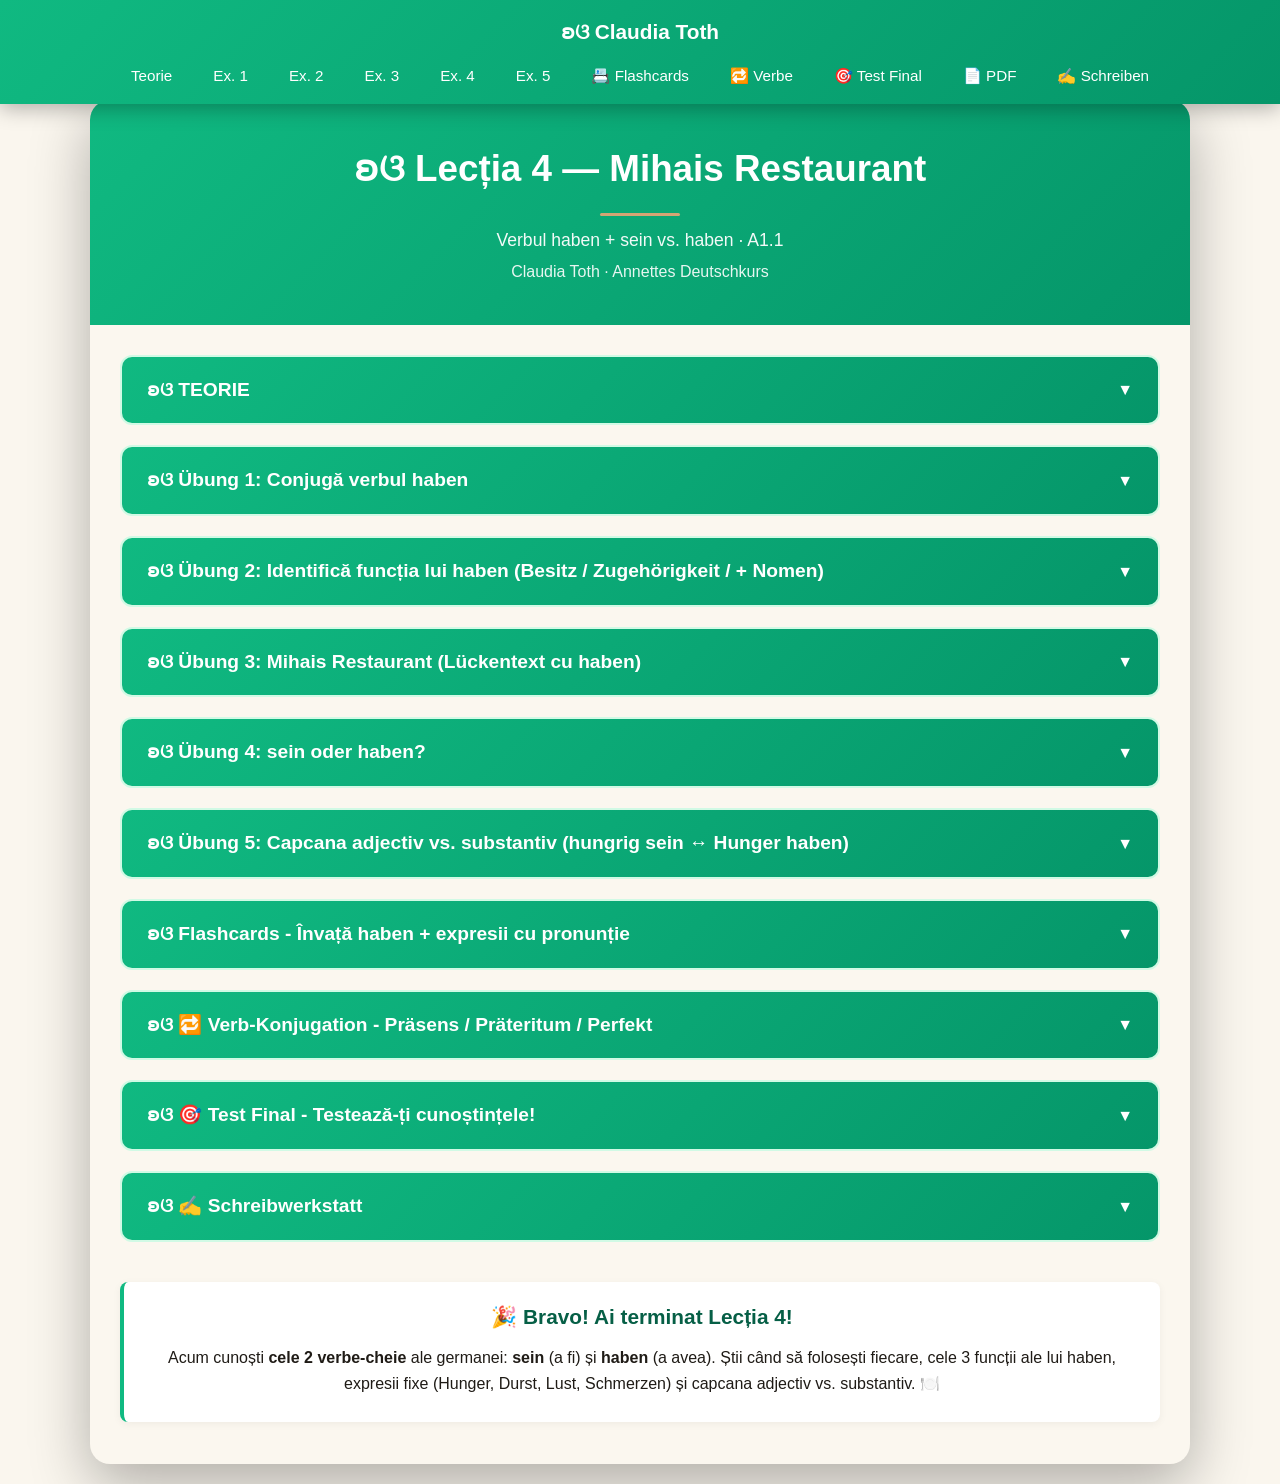
<file: index.html>
<!DOCTYPE html>
<html lang="ro">
<head>
    <meta charset="UTF-8">
    <meta name="robots" content="noindex, nofollow">
    <meta name="viewport" content="width=device-width, initial-scale=1.0">
    <title>Lecția 4 — Mihais Restaurant · A1.1 · Annettes Deutschkurs</title>
    <meta property="og:title" content="A1.1 Lecția 4 — Mihais Restaurant · Annettes Deutschkurs">
    <meta property="og:description" content="Verbul haben complet + diferența sein vs. haben · Claudia Toth">
    <meta property="og:type" content="website">
    <meta property="og:locale" content="ro_RO">
    <meta name="description" content="A1.1 Lecția 4: verbul haben + sein vs. haben + expresii fixe · Claudia Toth">
    <link rel="stylesheet" href="styles.css">
</head>
<body>
    <nav class="navbar">
        <a href="#top" class="navbar-logo">ʚଓ Claudia Toth</a>
        <ul class="navbar-menu">
            <li><a href="#teorie" onclick="openSection(0)">Teorie</a></li>
            <li><a href="#ex1" onclick="openSection(1)">Ex. 1</a></li>
            <li><a href="#ex2" onclick="openSection(2)">Ex. 2</a></li>
            <li><a href="#ex3" onclick="openSection(3)">Ex. 3</a></li>
            <li><a href="#ex4" onclick="openSection(4)">Ex. 4</a></li>
            <li><a href="#ex5" onclick="openSection(5)">Ex. 5</a></li>
            <li><a href="#flashcards" onclick="openSection(6)">📇 Flashcards</a></li>
            <li><a href="#verbe" onclick="openSection(7)">🔁 Verbe</a></li>
            <li><a href="#final-test" onclick="openSection(8)">🎯 Test Final</a></li>
            <li><a href="mihai-restaurant.pdf" download>📄 PDF</a></li>
            <li><a href="#schreibwerkstatt" onclick="openSection(9)">✍️ Schreiben</a></li>
        </ul>
    </nav>

    <div class="container" id="top">
        <div class="header">
            <h1>ʚଓ Lecția 4 — Mihais Restaurant</h1>
            <p class="subtitle">Verbul haben + sein vs. haben · A1.1</p>
            <p>Claudia Toth · Annettes Deutschkurs</p>
        </div>

        <div class="content">
            <div class="section" id="teorie">
                <div class="section-header" onclick="toggleMainSection(0)">
                    <h3>ʚଓ TEORIE</h3>
                    <span class="arrow">▼</span>
                </div>
                <div class="section-content" id="main-section-0">
                    <div id="theory-container"></div>
                </div>
            </div>

            <div class="section" id="ex1">
                <div class="section-header" onclick="toggleMainSection(1)">
                    <h3>ʚଓ Übung 1: Conjugă verbul haben</h3>
                    <span class="arrow">▼</span>
                </div>
                <div class="section-content" id="main-section-1">
                    <div id="ex1-container"></div>
                    <div class="btn-container">
                        <button class="btn btn-check" onclick="checkExercise(1)">✓ Verifica</button>
                        <button class="btn btn-reset" onclick="resetExercise(1)">↻ Reseteaza</button>
                    </div>
                    <div class="score" id="score-1"></div>
                </div>
            </div>

            <div class="section" id="ex2">
                <div class="section-header" onclick="toggleMainSection(2)">
                    <h3>ʚଓ Übung 2: Identifică funcția lui haben (Besitz / Zugehörigkeit / + Nomen)</h3>
                    <span class="arrow">▼</span>
                </div>
                <div class="section-content" id="main-section-2">
                    <div id="ex2-container"></div>
                    <div class="btn-container">
                        <button class="btn btn-check" onclick="checkExercise(2)">✓ Verifica</button>
                        <button class="btn btn-reset" onclick="resetExercise(2)">↻ Reseteaza</button>
                    </div>
                    <div class="score" id="score-2"></div>
                </div>
            </div>

            <div class="section" id="ex3">
                <div class="section-header" onclick="toggleMainSection(3)">
                    <h3>ʚଓ Übung 3: Mihais Restaurant (Lückentext cu haben)</h3>
                    <span class="arrow">▼</span>
                </div>
                <div class="section-content" id="main-section-3">
                    <div id="ex3-container"></div>
                    <div class="btn-container">
                        <button class="btn btn-check" onclick="checkExercise(3)">✓ Verifica</button>
                        <button class="btn btn-reset" onclick="resetExercise(3)">↻ Reseteaza</button>
                    </div>
                    <div class="score" id="score-3"></div>
                </div>
            </div>

            <div class="section" id="ex4">
                <div class="section-header" onclick="toggleMainSection(4)">
                    <h3>ʚଓ Übung 4: sein oder haben?</h3>
                    <span class="arrow">▼</span>
                </div>
                <div class="section-content" id="main-section-4">
                    <div id="ex4-container"></div>
                    <div class="btn-container">
                        <button class="btn btn-check" onclick="checkExercise(4)">✓ Verifica</button>
                        <button class="btn btn-reset" onclick="resetExercise(4)">↻ Reseteaza</button>
                    </div>
                    <div class="score" id="score-4"></div>
                </div>
            </div>

            <div class="section" id="ex5">
                <div class="section-header" onclick="toggleMainSection(5)">
                    <h3>ʚଓ Übung 5: Capcana adjectiv vs. substantiv (hungrig sein ↔ Hunger haben)</h3>
                    <span class="arrow">▼</span>
                </div>
                <div class="section-content" id="main-section-5">
                    <div id="ex5-container"></div>
                    <div class="btn-container">
                        <button class="btn btn-check" onclick="checkExercise(5)">✓ Verifica</button>
                        <button class="btn btn-reset" onclick="resetExercise(5)">↻ Reseteaza</button>
                    </div>
                    <div class="score" id="score-5"></div>
                </div>
            </div>

            <div class="section" id="flashcards">
                <div class="section-header" onclick="toggleMainSection(6)">
                    <h3>ʚଓ Flashcards - Învață haben + expresii cu pronunție</h3>
                    <span class="arrow">▼</span>
                </div>
                <div class="section-content" id="main-section-6">
                    <div id="flashcards-container"></div>
                </div>
            </div>

            <div class="section" id="verbe">
                <div class="section-header" onclick="toggleMainSection(7)">
                    <h3>ʚଓ 🔁 Verb-Konjugation - Präsens / Präteritum / Perfekt</h3>
                    <span class="arrow">▼</span>
                </div>
                <div class="section-content" id="main-section-7">
                    <div id="verbs-container"></div>
                </div>
            </div>

            <div class="section" id="final-test">
                <div class="section-header" onclick="toggleMainSection(8)">
                    <h3>ʚଓ 🎯 Test Final - Testează-ți cunoștințele!</h3>
                    <span class="arrow">▼</span>
                </div>
                <div class="section-content" id="main-section-8">
                    <div id="final-test-container"></div>
                </div>
            </div>

            <div class="section" id="schreibwerkstatt">
                <div class="section-header" onclick="toggleMainSection(9)">
                    <h3>ʚଓ ✍️ Schreibwerkstatt</h3>
                    <span class="arrow">▼</span>
                </div>
                <div class="section-content" id="main-section-9">
                    <div class="theory-box" style="background:linear-gradient(135deg,#ecfdf5 0%,#d1fae5 100%); border-left:4px solid #10B981;">
                        <h4 style="color:#065f46;">✍️ Tema ta de scriere</h4>
                        <p>Ca Mihai (care are propriul restaurant), scrie <strong>4–5 propoziții</strong> cu verbul <strong>haben</strong>: ce ai TU? Lucruri, familie — și stări (Hunger, Durst …).</p>
                    </div>
                    <div class="theory-box" style="background:#FBF7EF;">
                        <h4>💡 Întrebări care te ajută să începi</h4>
                        <ul style="margin:6px 0 0 18px; line-height:1.8;">
                            <li><strong>Was hast du?</strong> (Ce ai? — ein Auto, ein Handy …)</li>
                            <li><strong>Hast du Geschwister?</strong> (Ai frați sau surori?)</li>
                            <li><strong>Hast du manchmal Hunger oder Durst?</strong> (Ți-e uneori foame sau sete?)</li>
                            <li><strong>Was hat dein Freund oder deine Familie?</strong> (Ce are prietenul tău sau familia ta?)</li>
                        </ul>
                    </div>
                    <div class="theory-box" style="background:#F5F0E8; border-left:4px solid #D4A574;">
                        <h4>📝 Un model, ca să-ți fie mai ușor</h4>
                        <p style="color:#065f46;"><em>Ich habe ein kleines Auto. Ich habe eine Schwester und einen Bruder. Am Abend habe ich oft Hunger. Mein Freund hat einen Hund. Wir haben zusammen viel Spaß.</em></p>
                        <p style="color:#5A5147; font-style:italic;">(Am o mașină mică. Am o soră și un frate. Seara mi-e des foame. Prietenul meu are un câine. Împreună ne distrăm mult.)</p>
                    </div>
                    <div style="text-align:center; margin-top:22px;">
                        <p style="color:#047857; margin-bottom:14px; font-size:1rem;">Când ești gata, trimite-mi textul tău. Îl citesc personal și îți răspund pe email cu corectările. 🦋</p>
                        <a href="https://forms.gle/NcX5CXUvN3An1Abu6" target="_blank" rel="noopener noreferrer" style="display:inline-block; background:#10B981; color:white; padding:14px 32px; border-radius:10px; text-decoration:none; font-weight:bold; font-size:1.05rem; box-shadow:0 2px 6px rgba(16,185,129,0.3);">✍️ Trimite textul Claudiei →</a>
                        <p style="color:#5A5147; font-size:0.78rem; margin-top:12px; font-style:italic;">ʚଓ Nu uita să-ți treci adresa de email în formular</p>
                    </div>
                </div>
            </div>

            <div class="theory-box" style="text-align: center; margin-top: 40px;">
                <p style="font-size: 1.3rem; font-weight: bold; color: #065f46;">🎉 Bravo! Ai terminat Lecția 4!</p>
                <p style="margin-top: 12px;">Acum cunoști <strong>cele 2 verbe-cheie</strong> ale germanei: <strong>sein</strong> (a fi) și <strong>haben</strong> (a avea). Știi când să folosești fiecare, cele 3 funcții ale lui haben, expresii fixe (Hunger, Durst, Lust, Schmerzen) și capcana adjectiv vs. substantiv. 🍽️</p>
            </div>
        </div>
    </div>

    <script src="theory.js"></script>
    <script src="exercises.js"></script>
    <script src="flashcards.js"></script>
    <script src="verbs.js"></script>
    <script src="final-test.js"></script>
    <script src="main.js"></script>
</body>
</html>
</file>
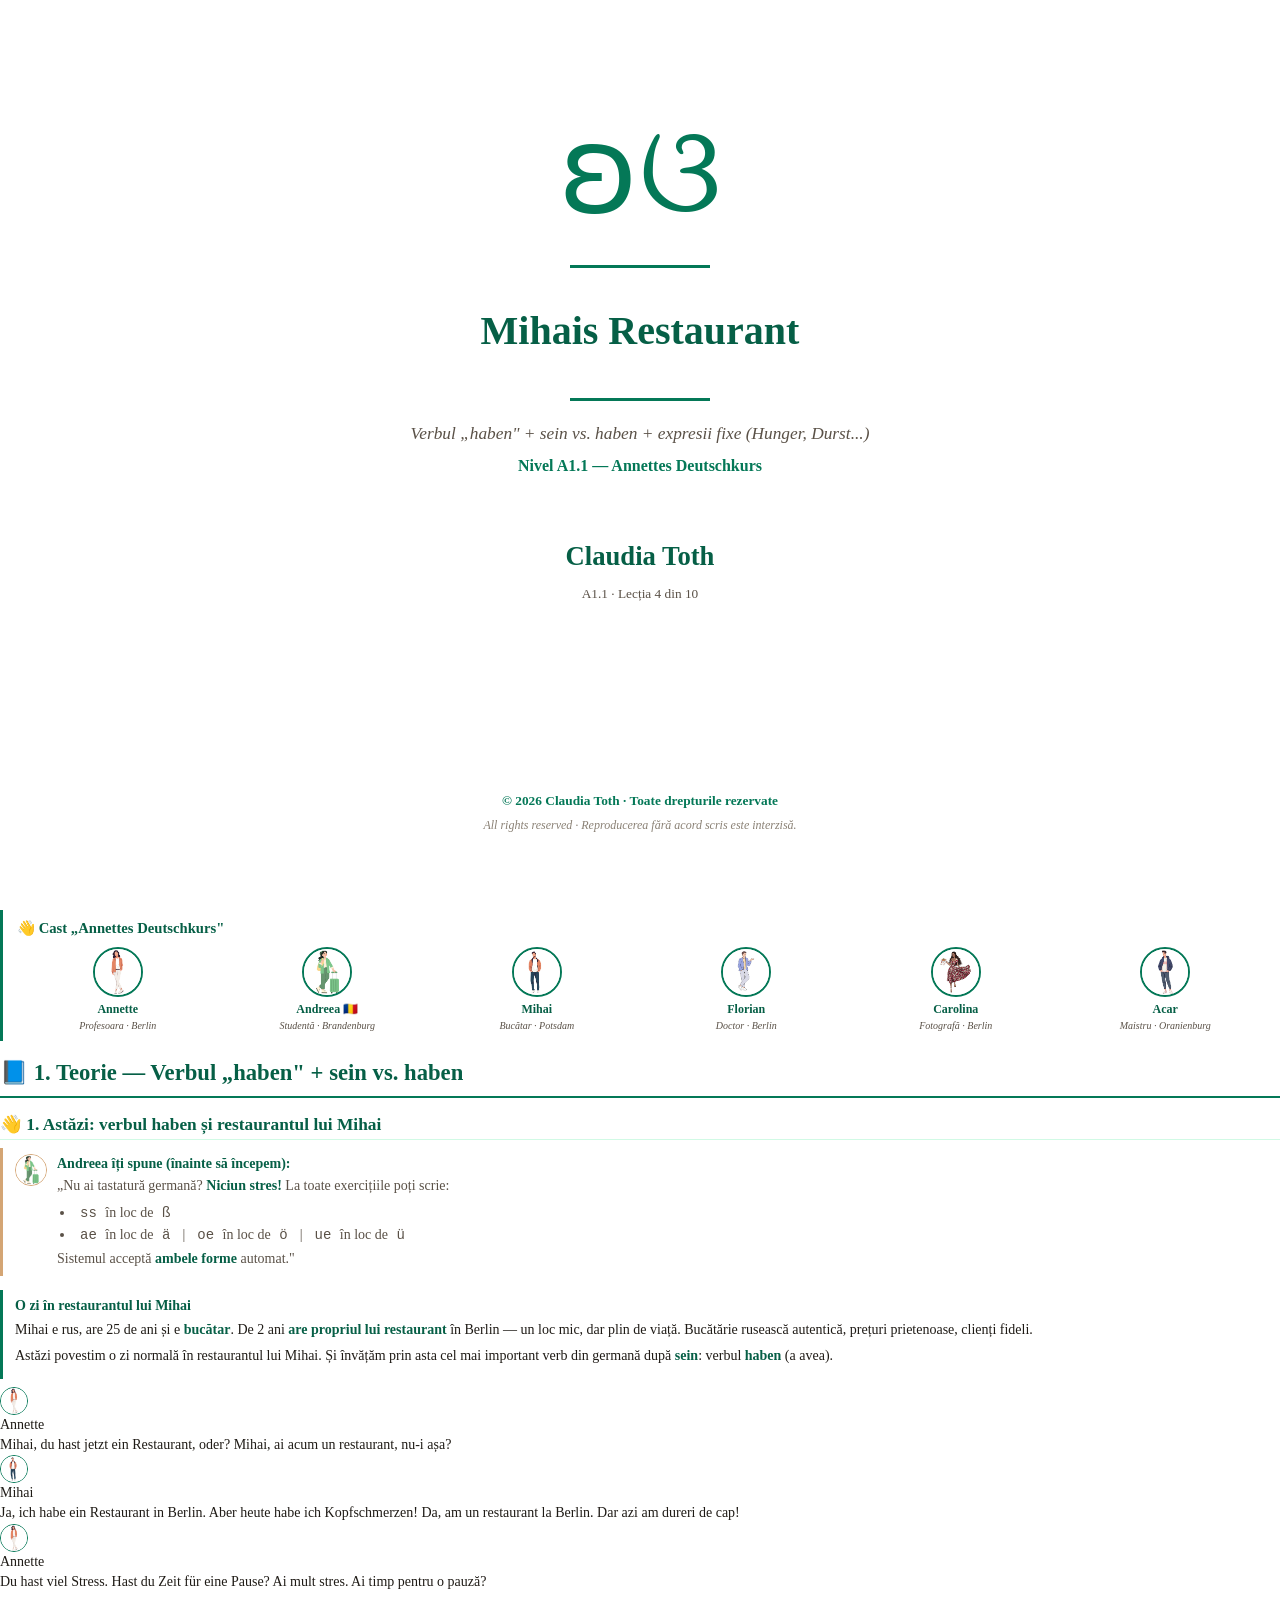
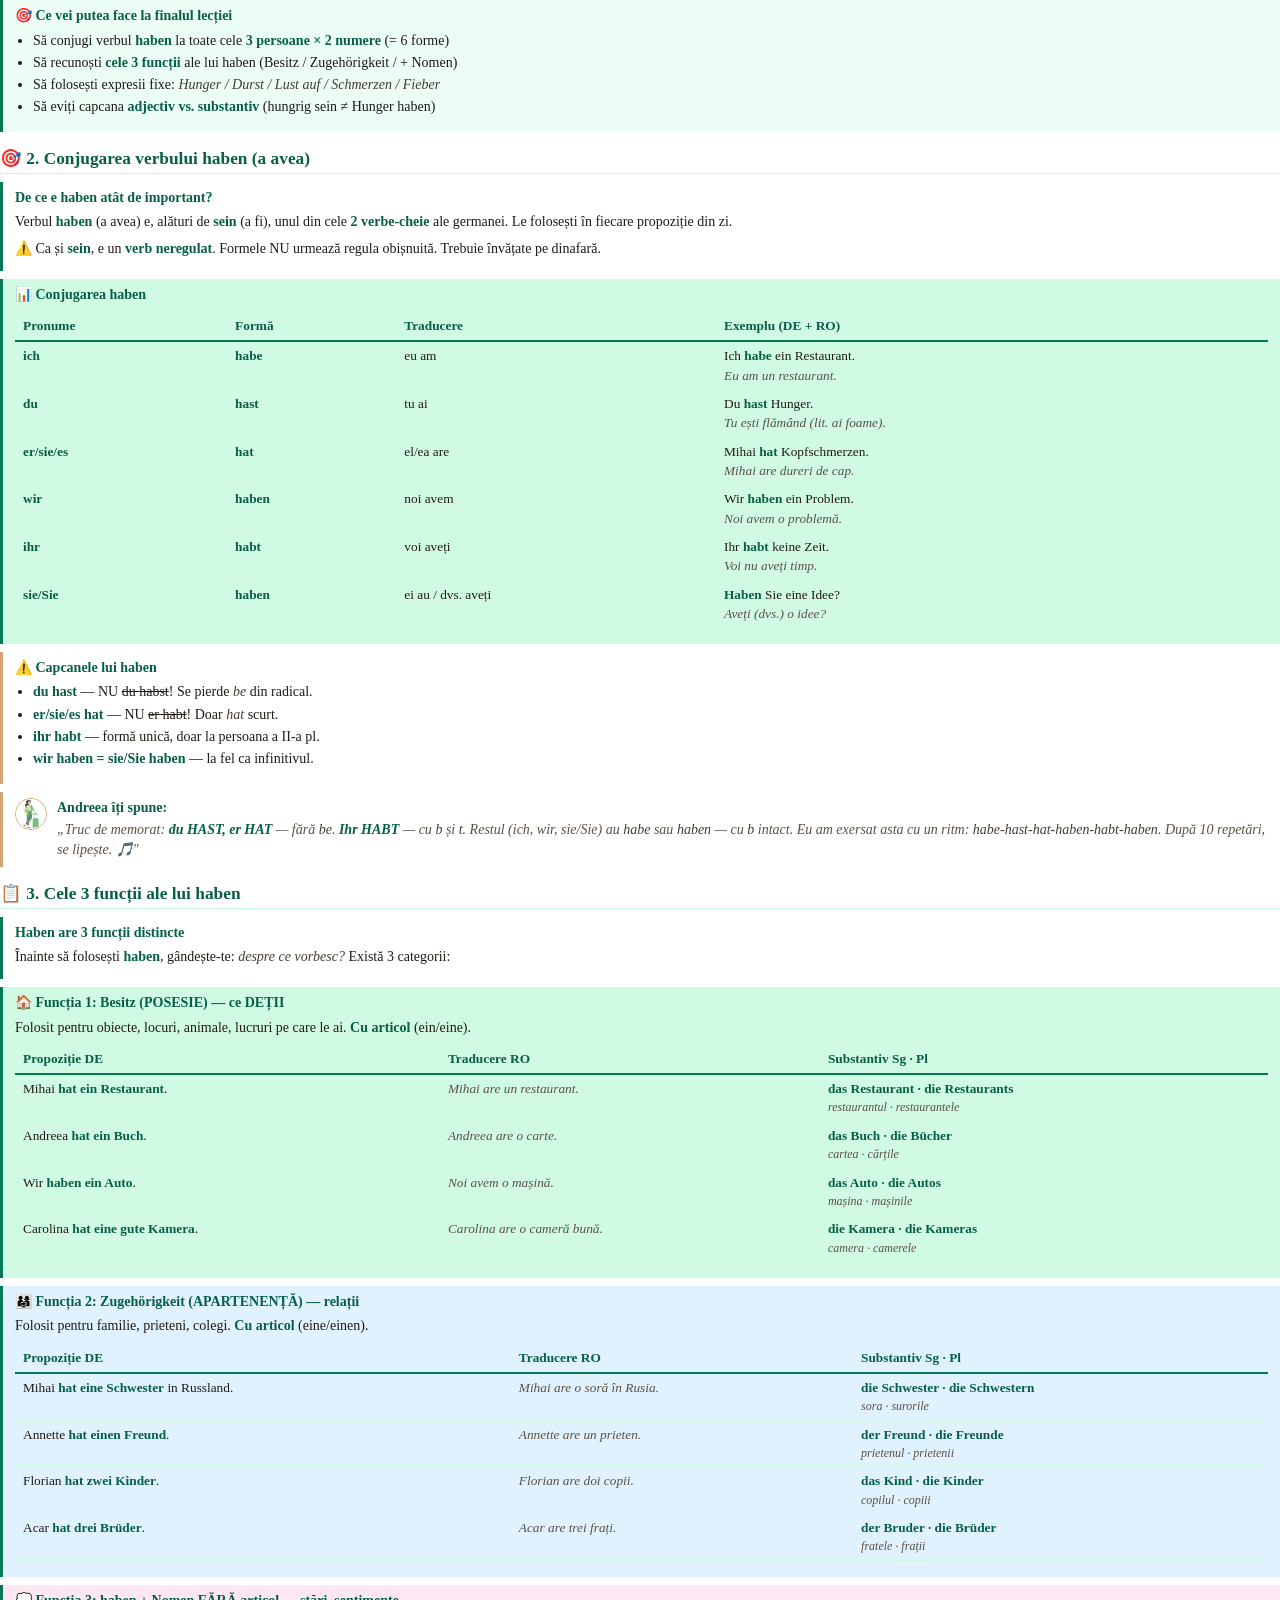
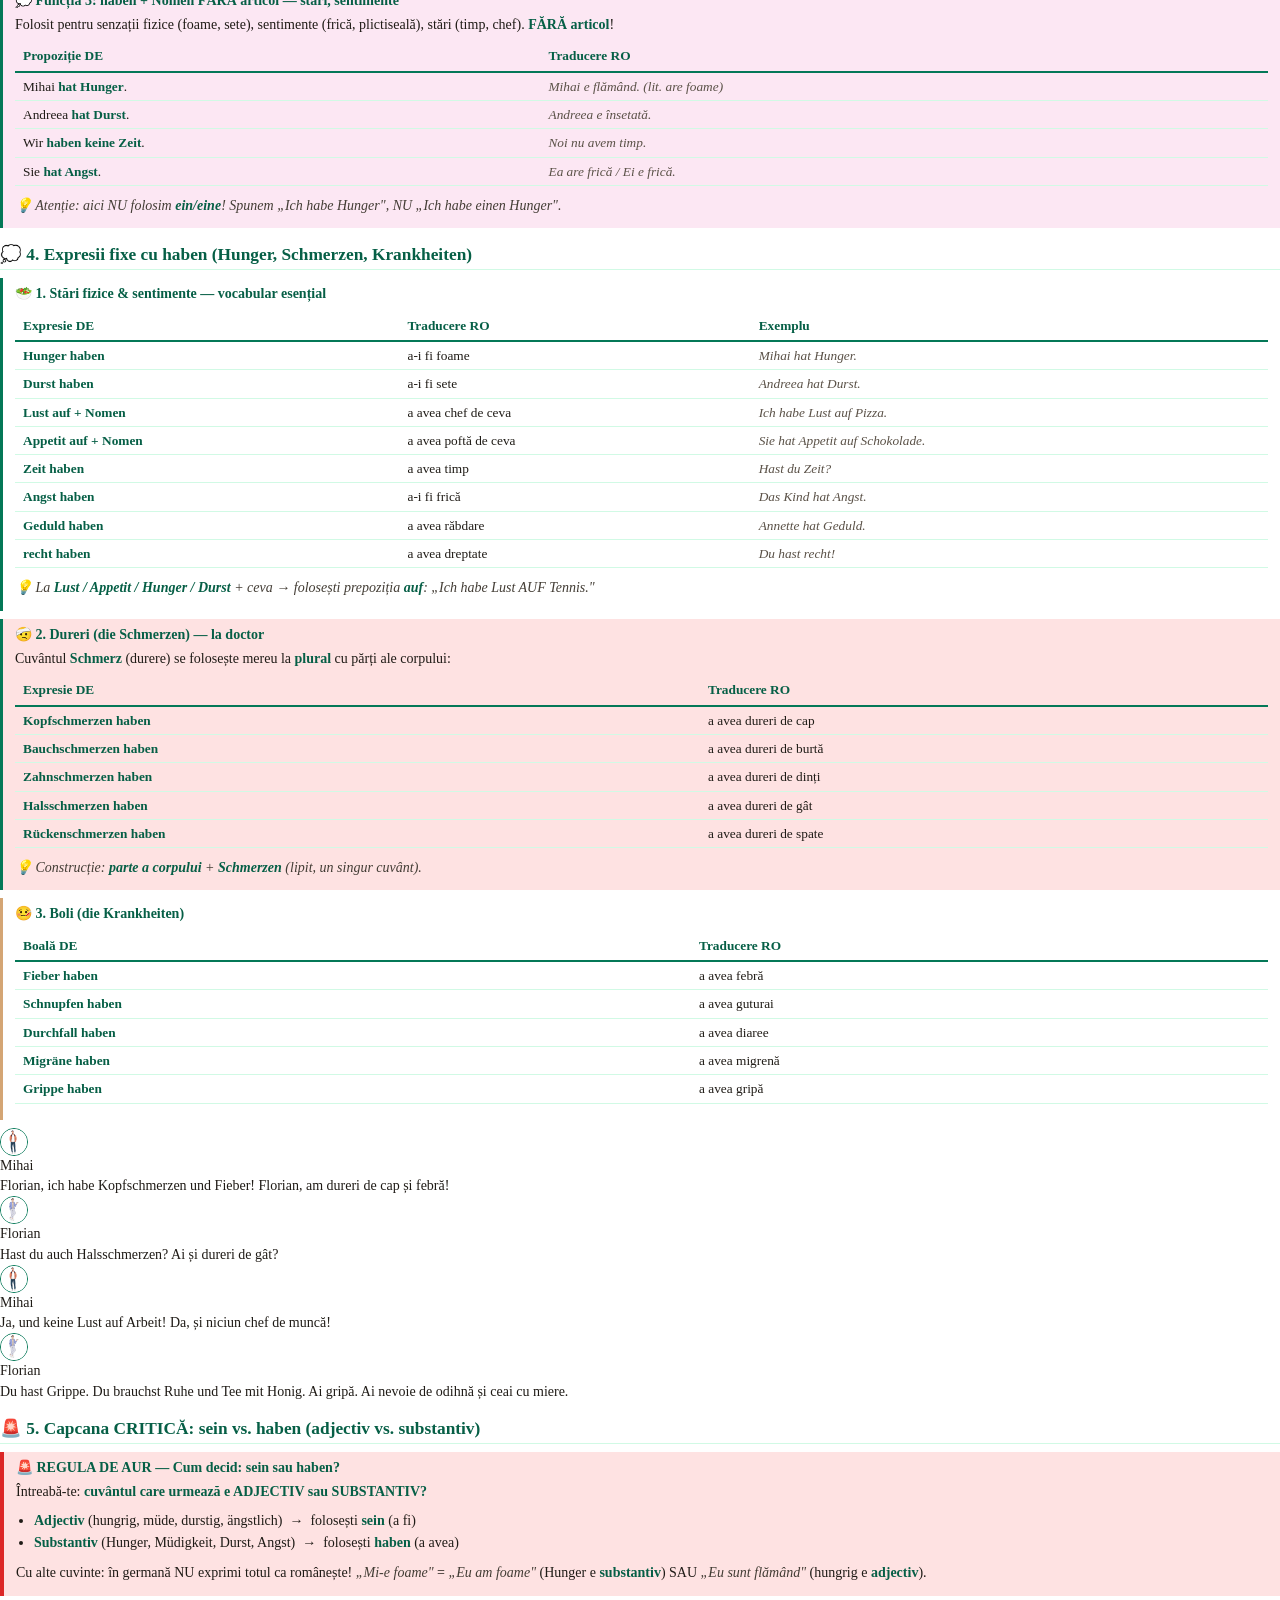
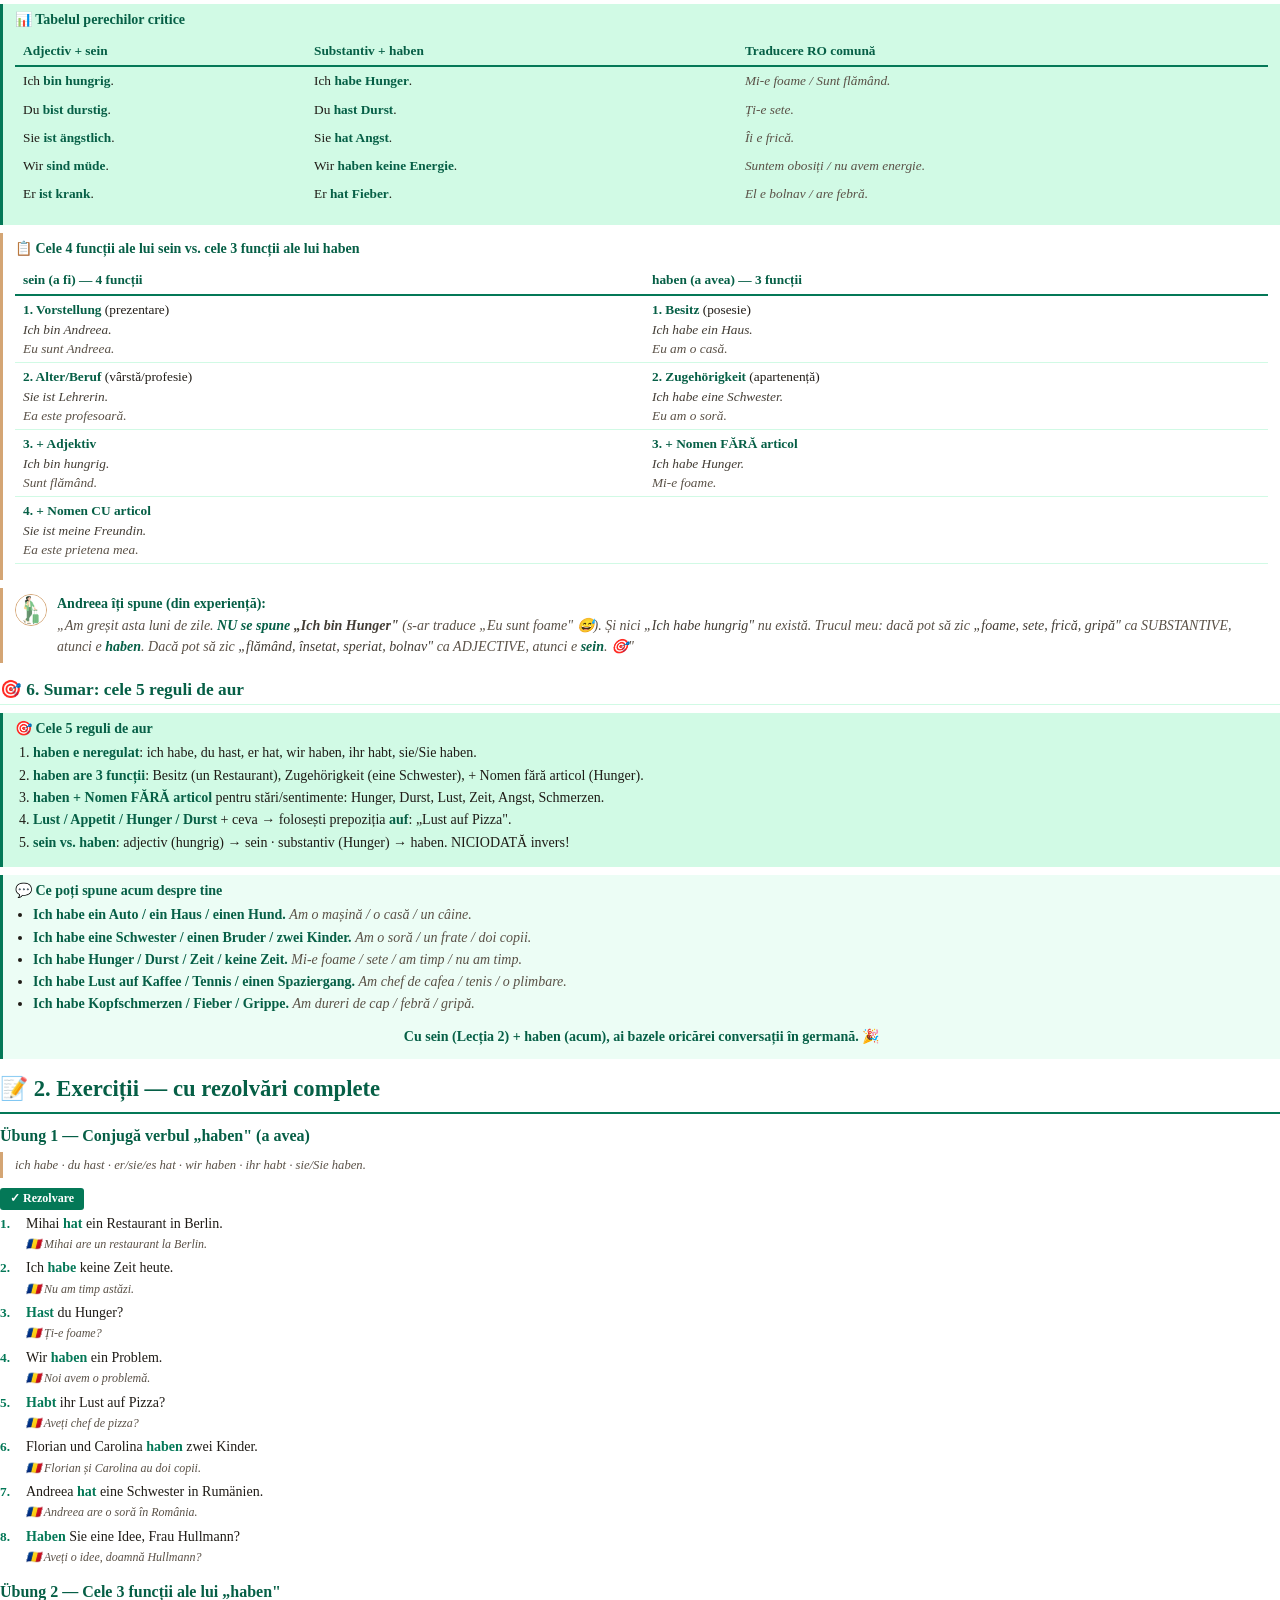
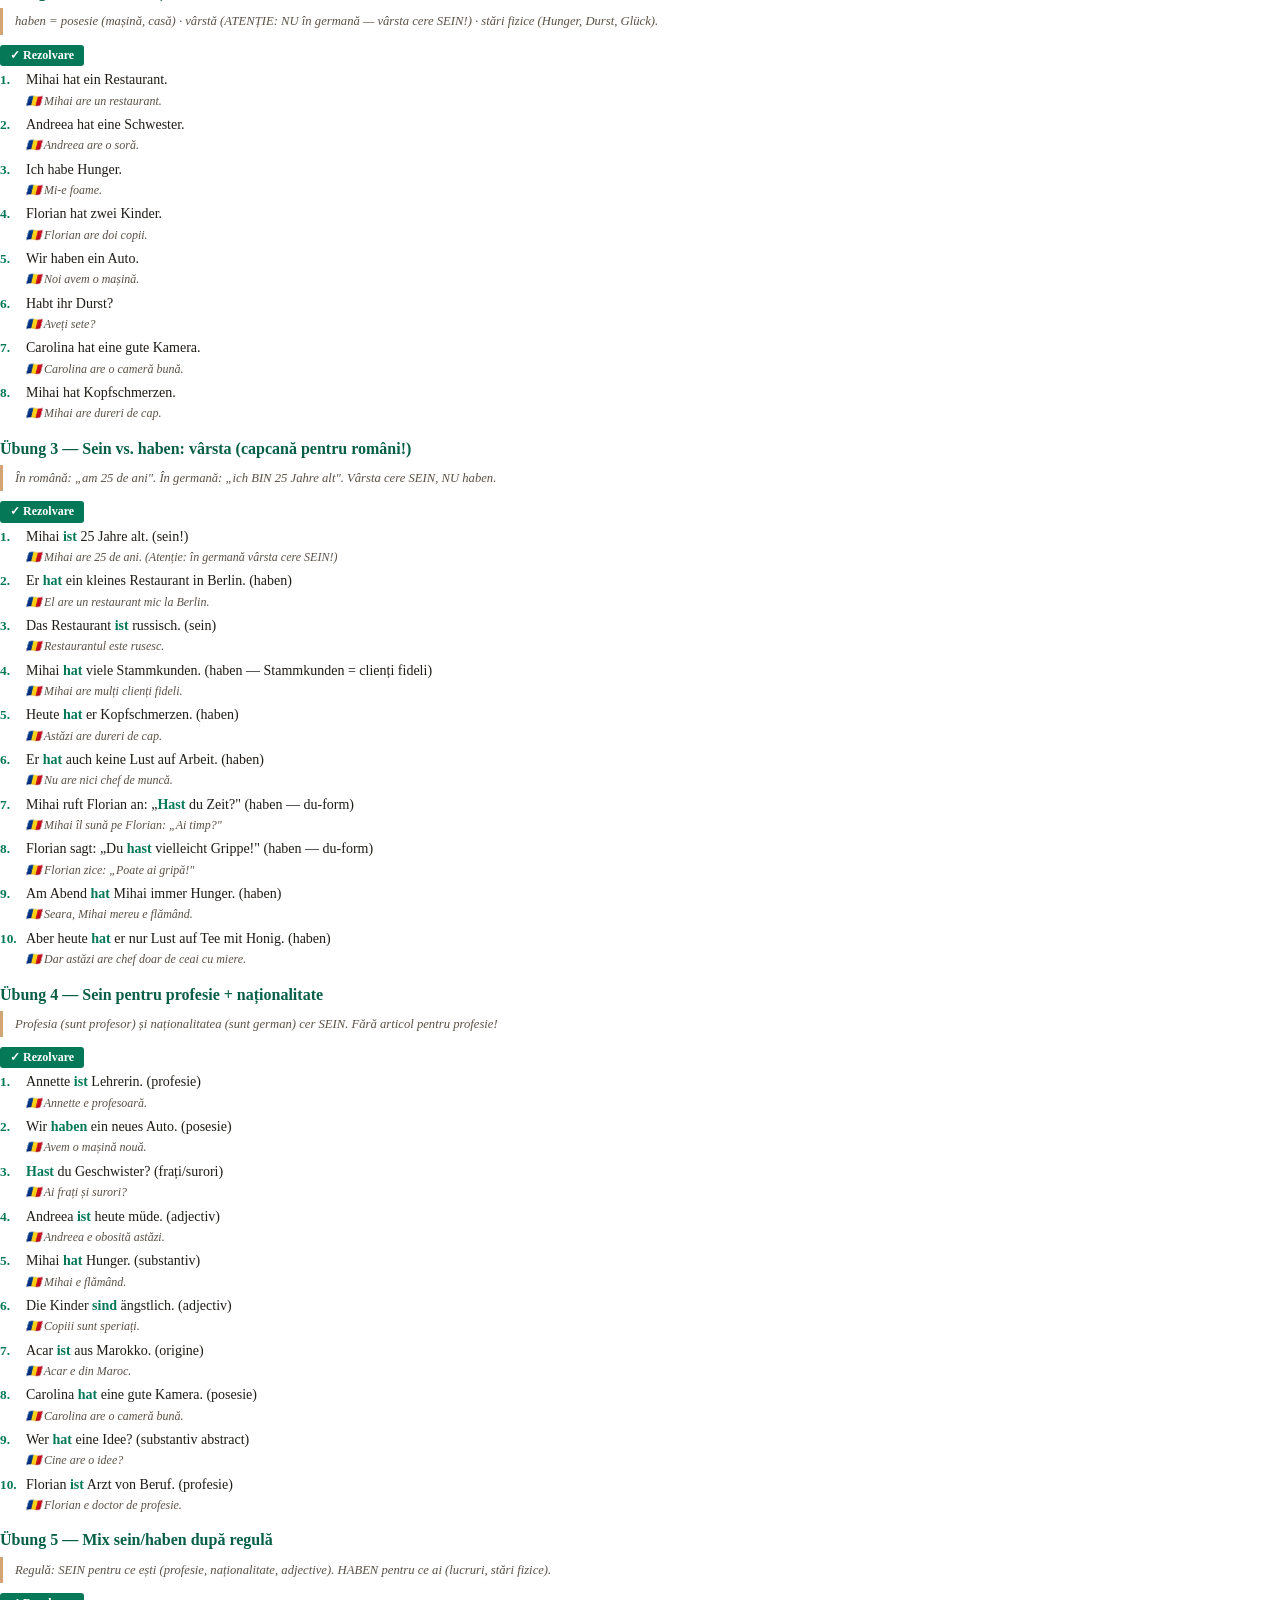
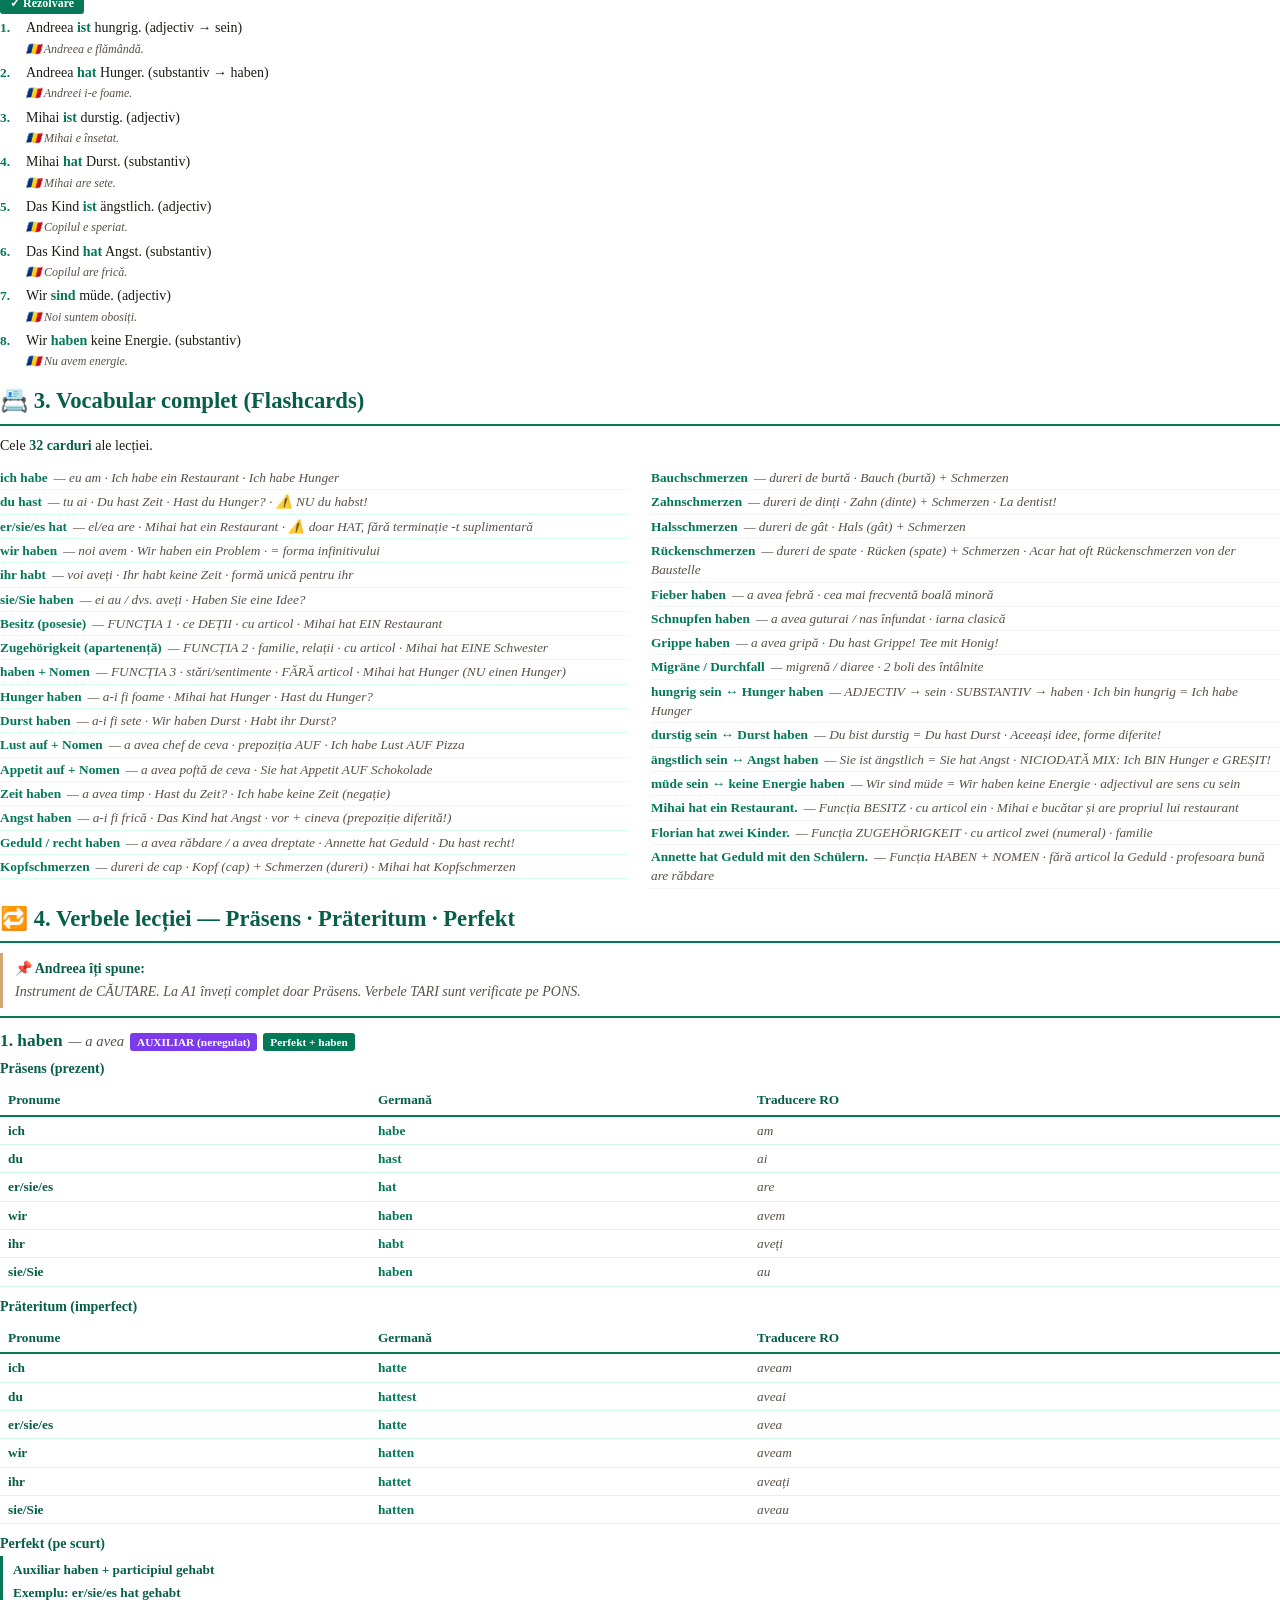
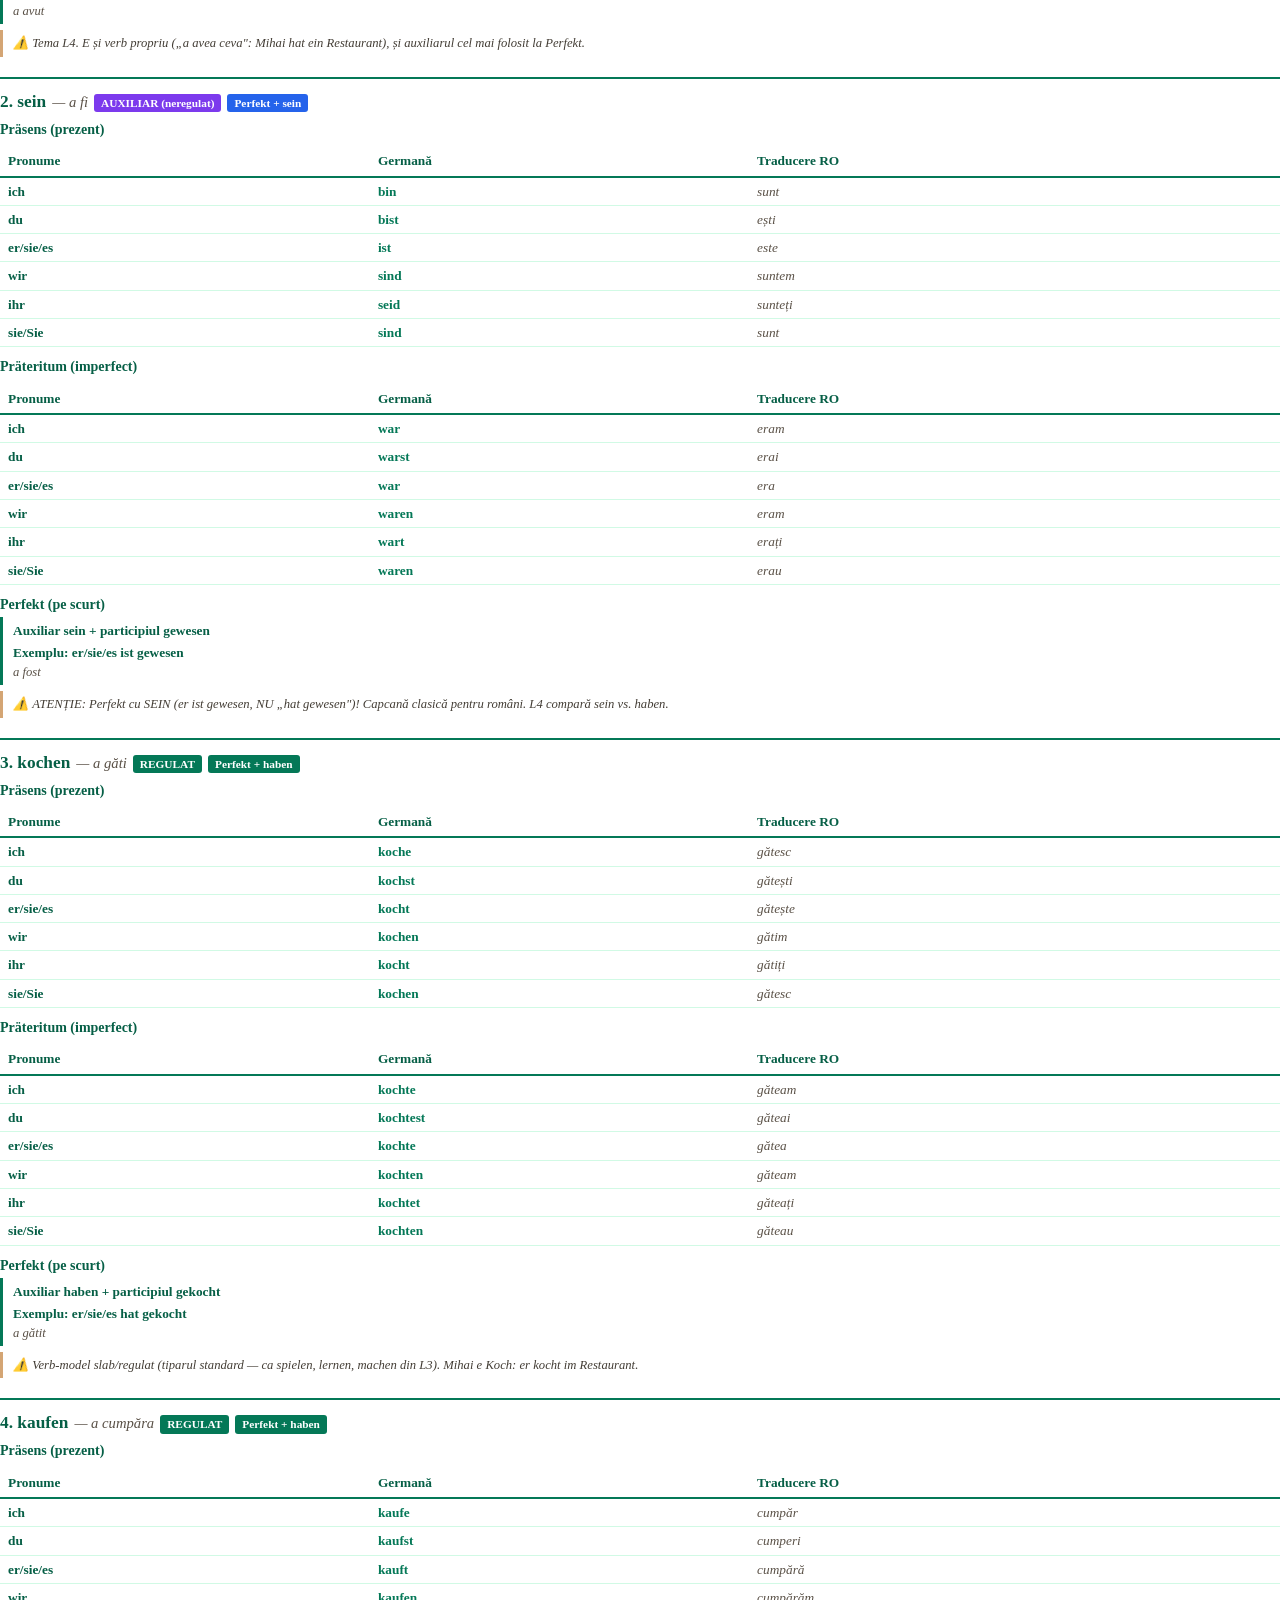
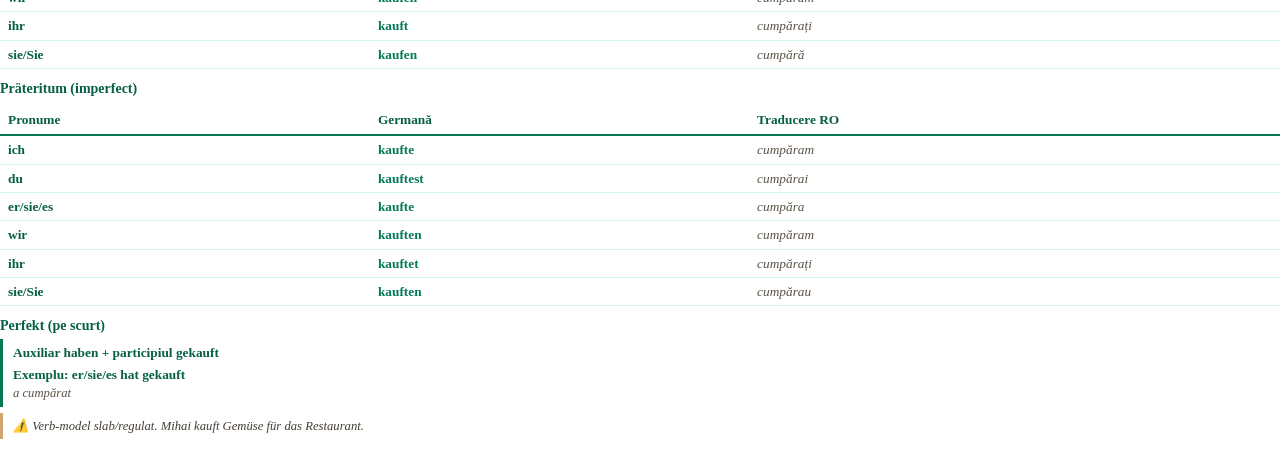
<file: pdf.html>
<!DOCTYPE html>
<html lang="ro">
<head>
    <meta charset="UTF-8">
    <meta name="robots" content="noindex, nofollow">
    <title>Mihais Restaurant · Claudia Toth · A1.1 · Lecția 4</title>
    <style>
        @page { size: A4; margin: 22mm 18mm 22mm 18mm;
            @bottom-center { content: "ʚଓ Claudia Toth · Mihais Restaurant · A1.1 · Lecția 4 din 10 ·© 2026 — Toate drepturile rezervate · pag. " counter(page) " / " counter(pages); font-size: 8.5pt; color: #047857; font-family: 'Georgia', 'Times New Roman', serif; }
        }
        @page :first { margin: 0; @bottom-center { content: ""; } }
        * { box-sizing: border-box; margin: 0; padding: 0; }
        body { font-family: 'Georgia', 'Times New Roman', serif; color: #1F1B16; line-height: 1.45; font-size: 10.5pt; -webkit-print-color-adjust: exact; print-color-adjust: exact; }
        .cover { width: 100%; min-height: 100vh; padding: 80px 60px 60px; text-align: center; display: flex; flex-direction: column; align-items: center; justify-content: flex-start; page-break-after: always; }
        .cover-symbol { font-size: 90pt; color: #047857; line-height: 1; margin: 30px 0 15px; font-family: 'Segoe UI Emoji', 'Segoe UI', sans-serif; }
        .cover-divider { width: 140px; height: 3px; background: #047857; margin: 20px 0; border: none; }
        .cover-title { font-size: 30pt; color: #065f46; font-weight: bold; margin: 14px 0 18px; font-family: 'Georgia', serif; }
        .cover-subtitle { font-size: 13pt; color: #5A5147; font-style: italic; margin-bottom: 8px; }
        .cover-level { font-size: 12pt; color: #047857; font-weight: bold; margin-bottom: 60px; }
        .cover-author { font-size: 20pt; color: #065f46; font-weight: bold; margin-bottom: 8px; }
        .cover-series { font-size: 10pt; color: #5A5147; margin-bottom: 80px; }
        .cover-copyright { margin-top: auto; font-size: 10pt; color: #047857; font-weight: 600; }
        .cover-notice { font-size: 9pt; color: #8a8175; font-style: italic; margin-top: 6px; }
        .content { padding: 0; }
        h1.chapter { color: #065f46; padding: 0 0 6px 0; font-size: 17pt; margin: 14px 0 10px; border-bottom: 2px solid #047857; font-family: 'Georgia', serif; page-break-after: avoid; }
        h2.sub-chapter { color: #065f46; font-size: 13pt; margin: 14px 0 6px; padding-bottom: 2px; border-bottom: 1px solid #d1fae5; font-family: 'Georgia', serif; page-break-after: avoid; }
        p { margin-bottom: 6px; }
        strong { color: #065f46; }
        em { color: #433d35; font-style: italic; }
        ul, ol { margin: 4px 0 8px 22px; }
        li { margin-bottom: 2px; }
        .theory-box { background: transparent; border-left: 3px solid #047857; padding: 6px 12px; margin: 8px 0; page-break-inside: avoid; }
        .theory-box h4 { color: #065f46; font-size: 10.5pt; margin-bottom: 4px; }
        .info-box { border-left-color: #D4A574; }
        .warn-box { border-left-color: #D4A574; }
        .example-box { border-left: 2px dashed #047857; padding: 4px 12px; margin: 4px 0; page-break-inside: avoid; }
        .example-box .de { color: #065f46; font-weight: 600; }
        .example-box .ro { color: #5A5147; font-style: italic; font-size: 9.5pt; margin-top: 1px; }
        table { width: 100%; border-collapse: collapse; margin: 6px 0 10px; font-size: 10pt; page-break-inside: avoid; }
        table thead { background: transparent; }
        table th { padding: 5px 8px; text-align: left; font-weight: bold; color: #065f46; border-bottom: 2px solid #047857; }
        table td { padding: 4px 8px; border-bottom: 1px solid #d1fae5; vertical-align: top; }
        td.verb { color: #047857; font-weight: bold; }
        td.ro-text { color: #5A5147; font-style: italic; }
        .ro-translation { display: block; color: #5A5147; font-style: italic; font-size: 9pt; margin-top: 1px; }
        .andreea-note { border-left: 3px solid #D4A574; padding: 6px 12px; margin: 8px 0; page-break-inside: avoid; font-style: italic; color: #5A5147; display: flex; gap: 10px; align-items: flex-start; }
        .andreea-note .speaker { font-weight: bold; font-style: normal; color: #065f46; margin-bottom: 2px; }
        .andreea-note-avatar { width: 32px; height: 32px; border-radius: 50%; object-fit: cover; flex-shrink: 0; border: 1.5px solid #D4A574; }
        .andreea-note-content { display: block; flex: 1; }
        .dialog-avatar { width: 28px; height: 28px; border-radius: 50%; object-fit: cover; border: 1.5px solid #047857; vertical-align: middle; margin-right: 6px; }
        .cast-banner { border-left: 3px solid #047857; padding: 8px 14px; margin: 10px 0 16px; page-break-inside: avoid; }
        .cast-banner h4 { color: #065f46; font-size: 11pt; margin-bottom: 8px; }
        .cast-grid { display: grid; grid-template-columns: repeat(6, 1fr); gap: 8px; }
        .cast-card { text-align: center; font-size: 8.5pt; page-break-inside: avoid; }
        .cast-card img { width: 50px; height: 50px; border-radius: 50%; object-fit: cover; display: block; margin: 0 auto 4px; border: 2px solid #047857; }
        .cast-card .name { color: #065f46; font-weight: bold; font-size: 9pt; display: block; }
        .cast-card .detail { color: #5A5147; font-style: italic; font-size: 7.5pt; display: block; }
        .ex-block { margin-bottom: 14px; page-break-inside: avoid; }
        .ex-block h3 { color: #065f46; font-size: 12pt; margin-bottom: 5px; }
        .ex-block .instruction { border-left: 3px solid #D4A574; padding: 4px 12px; margin-bottom: 6px; font-size: 9.5pt; color: #5A5147; font-style: italic; }
        .rezolvare-banner { display: inline-block; background: #047857; color: white; padding: 2px 10px; border-radius: 3px; font-size: 9pt; font-weight: bold; margin: 4px 0; -webkit-print-color-adjust: exact; print-color-adjust: exact; }
        .ex-item { display: flex; gap: 8px; margin-bottom: 5px; align-items: flex-start; }
        .ex-num { color: #047857; font-weight: bold; font-size: 10pt; flex-shrink: 0; min-width: 18px; }
        .ex-num::after { content: "."; }
        .ex-body { flex: 1; }
        .ex-q { margin-bottom: 2px; }
        .ex-a { color: #047857; font-weight: bold; font-size: 10pt; margin-top: 2px; }
        .ex-a::before { content: "✓ Rezolvare: "; color: #065f46; }
        .ex-explanation { color: #5A5147; font-size: 9pt; font-style: italic; margin-top: 1px; }
        .options { margin-left: 14px; color: #433d35; font-size: 9.5pt; }
        .options .right { color: #047857; font-weight: bold; }
        .flashcards-grid { columns: 2; column-gap: 22px; margin-top: 8px; }
        .fc-row { break-inside: avoid; padding: 2px 0; border-bottom: 1px dotted #d1fae5; font-size: 10pt; }
        .fc-row .de { color: #047857; font-weight: bold; }
        .fc-row .ro { color: #5A5147; font-style: italic; margin-left: 6px; }
        .verb-card { border-top: 2px solid #047857; padding: 10px 0 8px 0; margin-bottom: 12px; page-break-inside: avoid; }
        .verb-card .vh { display: flex; align-items: baseline; flex-wrap: wrap; gap: 6px; margin-bottom: 6px; }
        .verb-card .vh .name { font-size: 13pt; color: #065f46; font-weight: bold; }
        .verb-card .vh .ro { color: #5A5147; font-style: italic; font-size: 11pt; }
        .verb-card .vh .badge { display: inline-block; padding: 1px 7px; border-radius: 3px; font-size: 8.5pt; color: white; font-weight: bold; -webkit-print-color-adjust: exact; print-color-adjust: exact; }
        .verb-card .vh .badge.strong { background: #dc2626; }
        .verb-card .vh .badge.weak { background: #047857; }
        .verb-card .vh .badge.aux { background: #7c3aed; }
        .verb-card .vh .badge.sein { background: #2563eb; }
        .verb-card .vh .badge.haben { background: #047857; }
        .verb-card h5 { color: #065f46; margin: 6px 0 2px; font-size: 10.5pt; }
        .verb-card .perfekt-box { border-left: 3px solid #047857; padding: 4px 10px; margin-top: 2px; font-size: 10pt; }
        .verb-card .perfekt-box .de { color: #065f46; font-weight: 600; }
        .verb-card .perfekt-box .ro { color: #5A5147; font-style: italic; font-size: 9.5pt; }
        .verb-card .note { font-size: 9.5pt; color: #433d35; padding: 4px 10px; border-left: 3px solid #D4A574; margin-top: 6px; font-style: italic; }
        .new-section { page-break-before: always; }
    </style>
</head>
<body>

<div class="cover">
    <div class="cover-symbol">ʚଓ</div>
    <hr class="cover-divider">
    <h1 class="cover-title">Mihais Restaurant</h1>
    <hr class="cover-divider">
    <p class="cover-subtitle">Verbul „haben" + sein vs. haben + expresii fixe (Hunger, Durst...)</p>
    <p class="cover-level">Nivel A1.1 — Annettes Deutschkurs</p>
    <p class="cover-author">Claudia Toth</p>
    <p class="cover-series">A1.1 · Lecția 4 din 10</p>
    <div class="cover-copyright">© 2026 Claudia Toth · Toate drepturile rezervate</div>
    <p class="cover-notice">All rights reserved · Reproducerea fără acord scris este interzisă.</p>
</div>

<div id="pdf-content"></div>

<script src="theory.js"></script>
<script src="exercises.js"></script>
<script src="flashcards.js"></script>
<script src="verbs.js"></script>
<script src="pdf-builder.js"></script>

</body>
</html>
</file>
<file: styles.css>
/* ============================================
   CLAUDIA TOTH - NOMEN-VERB-VERBINDUNGEN
   Design verde profesional · Mobile responsive
   ============================================ */

* {
    margin: 0;
    padding: 0;
    box-sizing: border-box;
}

body {
    font-family: 'Segoe UI', Tahoma, Geneva, Verdana, sans-serif;
    background: #FAF6EE;
    line-height: 1.6;
    padding: 0;
    padding-top: 80px;
    min-height: 100vh;
    color: #1F1B16;
}

/* ============================================
   NAVIGATION BAR
   ============================================ */
.navbar {
    position: fixed;
    top: 0;
    left: 0;
    right: 0;
    background: linear-gradient(135deg, #10b981 0%, #059669 100%);
    padding: 15px 30px;
    box-shadow: 0 4px 20px rgba(0,0,0,0.3);
    z-index: 1000;
    display: flex;
    flex-direction: column;
    gap: 15px;
    align-items: center;
    justify-content: center;
}

.navbar-logo {
    color: white;
    font-size: 1.3rem;
    font-weight: bold;
    text-decoration: none;
}

.navbar-menu {
    display: flex;
    gap: 5px;
    list-style: none;
    align-items: center;
    flex-wrap: wrap;
    justify-content: center;
}

.navbar-menu a {
    color: white;
    text-decoration: none;
    padding: 10px 18px;
    border-radius: 8px;
    transition: all 0.3s;
    font-size: 0.95rem;
    font-weight: 500;
}

.navbar-menu a:hover {
    background: rgba(255,255,255,0.2);
    transform: translateY(-2px);
}

/* ============================================
   CONTAINER PRINCIPAL
   ============================================ */
.container {
    max-width: 1100px;
    margin: 20px auto;
    background: #FBF7EF;
    border-radius: 20px;
    box-shadow: 0 20px 60px rgba(0,0,0,0.3);
    overflow: hidden;
}

.header {
    background: linear-gradient(135deg, #10b981 0%, #059669 100%);
    color: white;
    padding: 40px 30px;
    text-align: center;
}

.header h1 {
    font-size: 2.3rem;
    margin-bottom: 10px;
}

.header .subtitle {
    font-size: 1.1rem;
    opacity: 0.95;
    margin-bottom: 5px;
}

.header p {
    font-size: 1rem;
    opacity: 0.9;
}

.content {
    padding: 30px;
}

/* ============================================
   SECȚIUNI (Teorie + Exerciții)
   ============================================ */
.section {
    margin-bottom: 20px;
    scroll-margin-top: 100px;
    border-radius: 12px;
    overflow: hidden;
    border: 2px solid #d1fae5;
}

.section-header {
    background: linear-gradient(135deg, #10b981 0%, #059669 100%);
    color: white;
    padding: 18px 25px;
    cursor: pointer;
    display: flex;
    justify-content: space-between;
    align-items: center;
    transition: all 0.3s;
}

.section-header:hover {
    background: linear-gradient(135deg, #059669 0%, #047857 100%);
}

.section-header h3 {
    font-size: 1.2rem;
}

.arrow {
    transition: transform 0.3s;
    font-size: 1rem;
}

.arrow.rotated {
    transform: rotate(180deg);
}

.section-content {
    display: none;
    padding: 25px;
    background: #FBF7EF;
}

.section-content.active {
    display: block;
    animation: fadeIn 0.4s ease-in-out;
}

@keyframes fadeIn {
    from { opacity: 0; transform: translateY(-5px); }
    to { opacity: 1; transform: translateY(0); }
}

/* ============================================
   SUB-SECȚIUNI (în Teorie)
   ============================================ */
.sub-section {
    margin-bottom: 12px;
    border-radius: 10px;
    overflow: hidden;
    border: 1px solid #a7f3d0;
    background: white;
}

.sub-section-header {
    background: #d1fae5;
    color: #065f46;
    padding: 12px 18px;
    cursor: pointer;
    display: flex;
    justify-content: space-between;
    align-items: center;
    font-weight: 600;
    transition: background 0.3s;
    gap: 10px;
}

.sub-section-header > span:first-child {
    flex: 1;
}

.sub-section-header:hover {
    background: #a7f3d0;
}

/* ============================================
   AUDIO PLAYER (Play / Stop la fiecare subtitlu)
   ============================================ */
.audio-player {
    display: flex;
    align-items: center;
}

.audio-btn {
    background: #10b981;
    color: white;
    border: none;
    width: 36px;
    height: 36px;
    border-radius: 50%;
    cursor: pointer;
    font-size: 0.9rem;
    transition: all 0.3s;
    display: flex;
    align-items: center;
    justify-content: center;
    padding: 0;
    box-shadow: 0 2px 6px rgba(16, 185, 129, 0.3);
}

.audio-btn:hover {
    background: #059669;
    transform: scale(1.1);
    box-shadow: 0 4px 10px rgba(16, 185, 129, 0.5);
}

.audio-btn:active {
    transform: scale(0.95);
}

.lesson-audio {
    display: flex;
    align-items: center;
    gap: 12px;
    margin-bottom: 18px;
    padding: 10px 14px;
    background: #FBF7EF;
    border-left: 4px solid #10b981;
    border-radius: 6px;
}

.lesson-audio-label {
    color: #065f46;
    font-weight: 600;
    font-size: 0.95rem;
}

.sub-arrow {
    transition: transform 0.3s;
}

.sub-arrow.rotated {
    transform: rotate(180deg);
}

.sub-section-content {
    display: none;
    padding: 18px;
    background: white;
}

.sub-section-content.active {
    display: block;
}

/* ============================================
   THEORY BOX
   ============================================ */
.theory-box {
    background: white;
    border-left: 4px solid #10b981;
    padding: 18px 22px;
    margin: 12px 0;
    border-radius: 8px;
    box-shadow: 0 2px 8px rgba(0,0,0,0.05);
}

.theory-box h4 {
    color: #065f46;
    margin-bottom: 10px;
    font-size: 1.1rem;
}

.theory-box p {
    margin-bottom: 8px;
}

.theory-box ul {
    margin-left: 20px;
    margin-top: 8px;
}

.theory-box li {
    margin-bottom: 6px;
}

/* Exemple în context */
.example-box {
    background: #ecfdf5;
    border: 1px dashed #10b981;
    padding: 12px 16px;
    border-radius: 8px;
    margin: 10px 0;
    font-style: italic;
}

.example-box .de {
    color: #065f46;
    font-weight: 600;
    font-style: normal;
}

.example-box .ro {
    color: #5A5147;
    font-size: 0.95rem;
    margin-top: 4px;
}

/* Tabele teorie */
.theory-table {
    width: 100%;
    border-collapse: collapse;
    margin: 12px 0;
    background: white;
    border-radius: 8px;
    overflow: hidden;
    box-shadow: 0 2px 6px rgba(0,0,0,0.05);
}

.theory-table th {
    background: #10b981;
    color: white;
    padding: 12px;
    text-align: left;
    font-weight: 600;
}

.theory-table td {
    padding: 10px 12px;
    border-bottom: 1px solid #d1fae5;
}

.theory-table tr:last-child td {
    border-bottom: none;
}

.theory-table tr:nth-child(even) {
    background: #FBF7EF;
}

.theory-table .verb {
    color: #059669;
    font-weight: bold;
}

.theory-table .nomen {
    color: #065f46;
    font-weight: 600;
}

.theory-table .ro-text {
    color: #5A5147;
    font-style: italic;
    font-size: 0.95rem;
}

/* ============================================
   GRAMMAR TABLE — pentru tabele conjugare/expresii cu spațiu generos
   ============================================ */
.grammar-table {
    width: 100%;
    border-collapse: separate;
    border-spacing: 0;
    margin: 14px 0;
    background: white;
    border-radius: 8px;
    overflow: hidden;
    box-shadow: 0 1px 3px rgba(16, 185, 129, 0.1);
    table-layout: auto;
}

.grammar-table th {
    background: #10b981;
    color: white;
    padding: 12px 16px;
    text-align: left;
    font-weight: 600;
    white-space: nowrap;
    vertical-align: top;
}

.grammar-table td {
    padding: 12px 16px;
    border-bottom: 1px solid #d1fae5;
    vertical-align: top;
    line-height: 1.5;
}

.grammar-table tr:last-child td {
    border-bottom: none;
}

.grammar-table tr:nth-child(even) {
    background: #FBF7EF;
}

/* Prima coloană (Pronume / Expresie) — nu se rupe pe 2 rânduri */
.grammar-table td:first-child {
    white-space: nowrap;
    padding-right: 22px;
}

/* Pe mobil — păstrăm padding generos */
@media (max-width: 600px) {
    .grammar-table {
        font-size: 0.9rem;
    }
    .grammar-table th,
    .grammar-table td {
        padding: 10px 12px;
    }
    .grammar-table td:first-child {
        padding-right: 14px;
    }
}

/* ============================================
   EXERCIȚII
   ============================================ */
.exercise-instruction {
    background: #F5F0E8;
    border-left: 4px solid #D4A574;
    padding: 12px 18px;
    margin-bottom: 18px;
    border-radius: 8px;
    color: #5A5147;
}

.exercise-item {
    background: white;
    padding: 15px 18px;
    margin-bottom: 12px;
    border-radius: 10px;
    display: flex;
    align-items: flex-start;
    gap: 12px;
    flex-wrap: wrap;
    box-shadow: 0 2px 6px rgba(0,0,0,0.05);
}

.exercise-number {
    background: #10b981;
    color: white;
    width: 30px;
    height: 30px;
    border-radius: 50%;
    display: flex;
    align-items: center;
    justify-content: center;
    font-weight: bold;
    flex-shrink: 0;
    font-size: 0.9rem;
}

.input-group {
    flex: 1;
    min-width: 200px;
    display: flex;
    flex-direction: column;
    gap: 6px;
}

.input-group label {
    color: #1F1B16;
    font-size: 1rem;
    line-height: 1.5;
}

.input-group .nomen-highlight {
    color: #065f46;
    font-weight: bold;
    background: #d1fae5;
    padding: 2px 8px;
    border-radius: 5px;
}

.input-group input[type="text"],
.input-group select {
    padding: 10px 14px;
    border: 2px solid #d1fae5;
    border-radius: 8px;
    font-size: 1rem;
    font-family: inherit;
    transition: all 0.3s;
    background: white;
}

.input-group input[type="text"]:focus,
.input-group select:focus {
    outline: none;
    border-color: #10b981;
    box-shadow: 0 0 0 3px rgba(16, 185, 129, 0.15);
}

/* Multiple choice */
.mc-options {
    display: flex;
    flex-direction: column;
    gap: 8px;
    margin-top: 8px;
}

.mc-option {
    display: flex;
    align-items: center;
    gap: 10px;
    padding: 8px 12px;
    border-radius: 8px;
    transition: background 0.2s;
    cursor: pointer;
}

.mc-option:hover {
    background: #FBF7EF;
}

.mc-option input[type="radio"] {
    cursor: pointer;
    width: 18px;
    height: 18px;
    accent-color: #10b981;
}

.mc-option label {
    cursor: pointer;
    flex: 1;
}

/* Feedback */
.feedback {
    width: 100%;
    margin-top: 8px;
    padding: 0;
    font-size: 0.95rem;
    border-radius: 6px;
    transition: all 0.3s;
}

.feedback.correct {
    background: #d1fae5;
    color: #065f46;
    padding: 10px 14px;
    border-left: 3px solid #10b981;
}

.feedback.incorrect {
    background: #fee2e2;
    color: #991b1b;
    padding: 10px 14px;
    border-left: 3px solid #ef4444;
}

.feedback.correct::before {
    content: "✓ Richtig! ";
    font-weight: bold;
}

.feedback.incorrect::before {
    content: "✗ Falsch. ";
    font-weight: bold;
}

/* ============================================
   BUTOANE
   ============================================ */
.btn-container {
    display: flex;
    gap: 15px;
    justify-content: center;
    margin: 30px 0;
    flex-wrap: wrap;
}

.btn {
    padding: 14px 32px;
    border: none;
    border-radius: 10px;
    font-size: 1rem;
    font-weight: 600;
    cursor: pointer;
    transition: all 0.3s;
    font-family: inherit;
}

.btn-check {
    background: linear-gradient(135deg, #10b981 0%, #059669 100%);
    color: white;
}

.btn-check:hover {
    transform: translateY(-2px);
    box-shadow: 0 8px 20px rgba(16, 185, 129, 0.4);
}

.btn-reset {
    background: #5A5147;
    color: white;
}

.btn-reset:hover {
    background: #433d35;
    transform: translateY(-2px);
    box-shadow: 0 8px 20px rgba(107, 114, 128, 0.4);
}

/* ============================================
   SCOR
   ============================================ */
.score {
    display: none;
    background: linear-gradient(135deg, #10b981 0%, #059669 100%);
    color: white;
    padding: 25px;
    border-radius: 12px;
    text-align: center;
    margin: 20px 0;
    scroll-margin-top: 100px;
}

.score.show {
    display: block;
    animation: fadeIn 0.5s;
}

.score-value {
    font-size: 2rem;
    font-weight: bold;
    margin-bottom: 10px;
}

.score-message {
    font-size: 1.1rem;
}

/* ============================================
   FLASHCARDS
   ============================================ */
.flashcard-counter {
    text-align: center;
    margin-bottom: 15px;
    color: #065f46;
    font-weight: 600;
}

.flashcard {
    background: white;
    border-radius: 16px;
    padding: 50px 30px;
    min-height: 220px;
    display: flex;
    align-items: center;
    justify-content: center;
    text-align: center;
    cursor: pointer;
    box-shadow: 0 4px 15px rgba(0,0,0,0.1);
    transition: transform 0.3s;
    position: relative;
    border: 3px solid #10b981;
}

.flashcard:hover {
    transform: scale(1.02);
}

.flashcard-content {
    width: 100%;
}

.flashcard .de {
    font-size: 1.8rem;
    color: #065f46;
    font-weight: bold;
    margin-bottom: 10px;
}

.flashcard .ro {
    font-size: 1.2rem;
    color: #5A5147;
    font-style: italic;
    display: none;
}

.flashcard.flipped .ro {
    display: block;
    animation: fadeIn 0.3s;
}

.flashcard-hint {
    position: absolute;
    bottom: 12px;
    left: 0;
    right: 0;
    color: #8a8175;
    font-size: 0.85rem;
}

.flashcard-audio-btn {
    position: absolute;
    top: 15px;
    right: 15px;
    background: #10b981;
    color: white;
    border: none;
    width: 40px;
    height: 40px;
    border-radius: 50%;
    font-size: 1.2rem;
    cursor: pointer;
    transition: all 0.3s;
    display: flex;
    align-items: center;
    justify-content: center;
}

.flashcard-audio-btn:hover {
    background: #059669;
    transform: scale(1.1);
}

.flashcard-controls {
    display: flex;
    justify-content: space-between;
    gap: 15px;
    margin-top: 20px;
}

.flashcard-btn {
    flex: 1;
    background: linear-gradient(135deg, #10b981 0%, #059669 100%);
    color: white;
    padding: 12px;
    border: none;
    border-radius: 8px;
    cursor: pointer;
    font-size: 1rem;
    font-weight: 600;
    transition: all 0.3s;
    font-family: inherit;
}

.flashcard-btn:hover {
    transform: translateY(-2px);
    box-shadow: 0 4px 12px rgba(16, 185, 129, 0.4);
}

.flashcard-btn:disabled {
    background: #d1d5db;
    cursor: not-allowed;
    transform: none;
    box-shadow: none;
}

/* ============================================
   MOBILE RESPONSIVE
   ============================================ */
@media (max-width: 768px) {
    body {
        padding: 0;
        padding-top: 140px;
    }

    .navbar {
        padding: 15px;
    }

    .navbar-menu a {
        padding: 8px 12px;
        font-size: 0.85rem;
    }

    .container {
        margin: 10px;
        border-radius: 12px;
    }

    .header h1 {
        font-size: 1.6rem;
    }

    .header .subtitle {
        font-size: 0.95rem;
    }

    .content {
        padding: 15px;
    }

    .section-header h3 {
        font-size: 1rem;
    }

    .exercise-item {
        padding: 12px;
    }

    .input-group {
        min-width: 100%;
    }

    .btn {
        padding: 12px 24px;
        font-size: 0.95rem;
    }

    .flashcard {
        padding: 35px 20px;
        min-height: 180px;
    }

    .flashcard .de {
        font-size: 1.4rem;
    }

    .flashcard .ro {
        font-size: 1rem;
    }

    .theory-table,
    .grammar-table {
        font-size: 0.9rem;
        display: block;
        overflow-x: auto;
        white-space: nowrap;
        -webkit-overflow-scrolling: touch;
        max-width: 100%;
        scrollbar-width: thin;
        scrollbar-color: #D4A574 #F5F0E8;
        background-image: linear-gradient(to right, transparent calc(100% - 32px), rgba(212, 165, 116, 0.28) 100%);
        background-attachment: local;
        background-repeat: no-repeat;
    }

    .theory-table::-webkit-scrollbar,
    .grammar-table::-webkit-scrollbar {
        height: 6px;
    }
    .theory-table::-webkit-scrollbar-track,
    .grammar-table::-webkit-scrollbar-track {
        background: #F5F0E8;
        border-radius: 3px;
    }
    .theory-table::-webkit-scrollbar-thumb,
    .grammar-table::-webkit-scrollbar-thumb {
        background: #D4A574;
        border-radius: 3px;
    }

    .theory-table::before,
    .grammar-table::before {
        content: '👈 Glisează lateral pentru toate coloanele 👉';
        display: block;
        background: #F5F0E8;
        color: #5A5147;
        padding: 6px 10px;
        font-size: 0.72rem;
        text-align: center;
        font-style: italic;
        border-radius: 6px 6px 0 0;
        white-space: nowrap;
        border-bottom: 1px solid #D4A574;
        position: sticky;
        left: 0;
    }

    .theory-table th,
    .theory-table td,
    .grammar-table th,
    .grammar-table td {
        padding: 8px;
    }
}

/* ============================================
   TRADUCERI ROMÂNĂ sub fiecare propoziție germană
   Permanent vizibile sub tabelele de teorie
   ============================================ */
.ro-translation {
    display: inline-block;
    color: #5A5147;
    font-style: italic;
    font-size: 0.88rem;
    font-weight: normal;
    line-height: 1.4;
    margin-top: 4px;
    padding-left: 8px;
    border-left: 2px solid #D4A574;
}

/* ============================================
   TEST FINAL - Wizard Style
   ============================================ */

/* Intro section */
.test-intro {
    background: white;
    padding: 30px;
    border-radius: 12px;
    text-align: center;
    box-shadow: 0 2px 8px rgba(0,0,0,0.05);
}

.test-intro h3 {
    color: #065f46;
    font-size: 1.5rem;
    margin-bottom: 15px;
}

.test-intro p {
    color: #1F1B16;
    margin-bottom: 15px;
}

.test-info-list {
    list-style: none;
    padding: 0;
    margin: 20px auto;
    max-width: 500px;
    text-align: left;
}

.test-info-list li {
    padding: 8px 0;
    color: #1F1B16;
}

.btn-large {
    padding: 16px 40px !important;
    font-size: 1.1rem !important;
    margin-top: 15px;
}

/* Wizard - container principal */
.test-wizard {
    background: white;
    padding: 30px;
    border-radius: 12px;
    box-shadow: 0 2px 8px rgba(0,0,0,0.05);
}

/* Progress bar */
.test-progress {
    margin-bottom: 25px;
}

.test-progress-info {
    display: flex;
    justify-content: space-between;
    margin-bottom: 10px;
    font-weight: 600;
    color: #065f46;
    flex-wrap: wrap;
    gap: 10px;
}

.test-progress-bar {
    height: 12px;
    background: #d1fae5;
    border-radius: 6px;
    overflow: hidden;
}

.test-progress-fill {
    height: 100%;
    background: linear-gradient(90deg, #10b981 0%, #059669 100%);
    transition: width 0.4s ease;
    border-radius: 6px;
    box-shadow: 0 0 8px rgba(16, 185, 129, 0.4);
}

/* Întrebarea curentă */
.test-question {
    background: #FBF7EF;
    padding: 25px;
    border-radius: 10px;
    margin-bottom: 20px;
    border: 2px solid #d1fae5;
}

.test-question-label {
    color: #065f46;
    font-weight: 600;
    font-size: 1.05rem;
    margin-bottom: 15px;
}

.test-question-content {
    font-size: 1.15rem;
    color: #1F1B16;
    line-height: 1.8;
    margin-bottom: 12px;
}

.test-blank {
    background: #F5F0E8;
    padding: 4px 16px;
    border-radius: 6px;
    border: 2px dashed #D4A574;
    color: #5A5147;
    font-weight: bold;
    margin-right: 8px;
}

.test-translation {
    display: block;
    color: #5A5147;
    font-style: italic;
    margin: 10px 0;
    font-size: 0.95rem;
}

.test-ro-text {
    background: #F5F0E8;
    padding: 15px;
    border-radius: 8px;
    border-left: 4px solid #D4A574;
    color: #5A5147;
    font-weight: 500;
}

.test-input {
    width: 100%;
    padding: 12px 16px;
    border: 2px solid #d1fae5;
    border-radius: 8px;
    font-size: 1.05rem;
    font-family: inherit;
    transition: all 0.3s;
    background: white;
    margin-top: 10px;
}

.test-input:focus {
    outline: none;
    border-color: #10b981;
    box-shadow: 0 0 0 3px rgba(16, 185, 129, 0.15);
}

.test-mc {
    margin-top: 15px;
}

.test-mc .mc-option {
    background: white;
    padding: 12px 16px;
    border-radius: 8px;
    margin-bottom: 8px;
    border: 2px solid #d1fae5;
    transition: all 0.2s;
}

.test-mc .mc-option:hover {
    border-color: #10b981;
    background: #FBF7EF;
}

/* Controale wizard */
.test-controls {
    display: flex;
    gap: 12px;
    justify-content: space-between;
    margin-top: 25px;
    flex-wrap: wrap;
}

.btn-secondary {
    background: #5A5147;
    color: white;
}

.btn-secondary:hover {
    background: #433d35;
    transform: translateY(-2px);
    box-shadow: 0 4px 12px rgba(107, 114, 128, 0.4);
}

.btn:disabled {
    opacity: 0.5;
    cursor: not-allowed;
    transform: none !important;
    box-shadow: none !important;
}

/* Buton ÎNAPOI LA TEORIE */
.btn-back {
    background: linear-gradient(135deg, #5A5147 0%, #433d35 100%);
    color: white;
}

.btn-back:hover {
    transform: translateY(-2px);
    box-shadow: 0 8px 20px rgba(90, 81, 71, 0.4);
}

.test-back-top {
    margin-bottom: 20px;
}

/* REZULTATE */
.test-results {
    background: white;
    padding: 30px;
    border-radius: 12px;
    box-shadow: 0 2px 8px rgba(0,0,0,0.05);
}

.test-result-card {
    text-align: center;
    padding: 30px;
    border-radius: 16px;
    margin-bottom: 25px;
}

.test-result-card.passed {
    background: linear-gradient(135deg, #10b981 0%, #059669 100%);
    color: white;
}

.test-result-card.failed {
    background: linear-gradient(135deg, #ef4444 0%, #dc2626 100%);
    color: white;
}

.test-result-emoji {
    font-size: 4rem;
    margin-bottom: 10px;
}

.test-result-badge {
    font-size: 1.3rem;
    font-weight: bold;
    letter-spacing: 2px;
    margin-bottom: 15px;
    opacity: 0.95;
}

.test-result-score {
    font-size: 3rem;
    font-weight: bold;
    margin-bottom: 5px;
}

.test-result-percentage {
    font-size: 2.5rem;
    font-weight: bold;
    margin-bottom: 20px;
    opacity: 0.9;
}

.test-result-message {
    font-size: 1rem;
    line-height: 1.6;
    max-width: 550px;
    margin: 0 auto;
    padding: 0 15px;
}

.pass-mark, .fail-mark {
    margin-top: 20px;
    padding: 12px;
    background: rgba(255,255,255,0.2);
    border-radius: 8px;
    font-weight: 600;
    font-size: 0.95rem;
}

/* Stats categorii */
.test-stats {
    background: #FBF7EF;
    padding: 20px;
    border-radius: 10px;
    margin-bottom: 20px;
    border-left: 4px solid #10b981;
}

.test-stats h4 {
    color: #065f46;
    margin-bottom: 12px;
}

.test-stats ul {
    list-style: none;
    padding: 0;
}

.test-stats li {
    padding: 8px 0;
    border-bottom: 1px solid #d1fae5;
    color: #1F1B16;
}

.test-stats li:last-child {
    border-bottom: none;
}

/* Greșeli */
.test-mistakes {
    background: #fef2f2;
    padding: 20px;
    border-radius: 10px;
    margin-bottom: 20px;
    border-left: 4px solid #ef4444;
}

.test-mistakes h4 {
    color: #991b1b;
    margin-bottom: 15px;
}

.mistake-item {
    background: white;
    padding: 12px 15px;
    border-radius: 8px;
    margin-bottom: 10px;
    line-height: 1.6;
}

/* Acțiuni finale */
.test-final-actions {
    display: flex;
    gap: 15px;
    justify-content: center;
    flex-wrap: wrap;
    margin-top: 25px;
}

/* Mobile responsive pentru test */
@media (max-width: 768px) {
    .test-intro,
    .test-wizard,
    .test-results {
        padding: 20px 15px;
    }
    
    .test-question {
        padding: 18px 15px;
    }
    
    .test-question-content {
        font-size: 1rem;
    }
    
    .test-result-emoji {
        font-size: 3rem;
    }
    
    .test-result-score {
        font-size: 2.2rem;
    }
    
    .test-result-percentage {
        font-size: 1.8rem;
    }
    
    .test-controls {
        flex-direction: column;
    }
    
    .test-controls .btn {
        width: 100%;
    }
}

/* ============================================
   A1.1 — Stiluri pentru personaje și dialoguri
   ============================================ */

/* Cast banner (toate 6 personajele la început de lecție) */
.cast-banner {
    background: linear-gradient(135deg, #ecfdf5 0%, #d1fae5 100%);
    border: 2px solid #10B981;
    border-radius: 12px;
    padding: 16px;
    margin: 20px 0;
    text-align: center;
}
.cast-banner h4 {
    color: #065f46;
    margin: 0 0 12px;
    font-size: 1.1rem;
}
.cast-grid {
    display: grid;
    grid-template-columns: repeat(6, 1fr);
    gap: 8px;
    max-width: 720px;
    margin: 0 auto;
}
.cast-card {
    background: #fff;
    border-radius: 8px;
    padding: 8px 4px;
    text-align: center;
    box-shadow: 0 1px 3px rgba(0,0,0,0.06);
}
.cast-card img {
    width: 60px;
    height: 80px;
    object-fit: contain;
    display: block;
    margin: 0 auto 4px;
}
.cast-card .name {
    font-size: 0.7rem;
    font-weight: 700;
    color: #065f46;
    line-height: 1.2;
}
.cast-card .detail {
    font-size: 0.65rem;
    color: #5A5147;
    line-height: 1.2;
    margin-top: 2px;
}

/* Dialog box (mini-conversații Annette + Andreea) */
.dialog-box {
    background: #fff;
    border: 2px solid #10B981;
    border-radius: 12px;
    padding: 16px 18px;
    margin: 14px 0;
    box-shadow: 0 2px 6px rgba(16,185,129,0.08);
}
.dialog-line {
    display: flex;
    gap: 12px;
    margin: 10px 0;
    align-items: flex-start;
}
.dialog-avatar {
    flex-shrink: 0;
    width: 50px;
    height: 65px;
    object-fit: contain;
}
.dialog-bubble {
    flex: 1;
    background: #ecfdf5;
    border-radius: 12px;
    padding: 8px 14px;
    position: relative;
}
.dialog-bubble.right {
    background: #d1fae5;
}
.dialog-speaker {
    font-weight: 700;
    color: #065f46;
    font-size: 0.85rem;
    margin-bottom: 2px;
}
.dialog-text {
    font-size: 0.95rem;
    color: #1F1B16;
    line-height: 1.5;
}
.dialog-text .translation {
    display: block;
    color: #5A5147;
    font-style: italic;
    font-size: 0.82rem;
    margin-top: 3px;
}

/* Note from Andreea (co-narator) */
.andreea-note {
    background: #F5F0E8;
    border-left: 4px solid #D4A574;
    border-radius: 0 8px 8px 0;
    padding: 12px 16px;
    margin: 14px 0;
    display: flex;
    gap: 12px;
    align-items: flex-start;
}
.andreea-note-avatar {
    width: 44px;
    height: 56px;
    object-fit: contain;
    flex-shrink: 0;
}
.andreea-note-content {
    flex: 1;
}
.andreea-note-content .speaker {
    font-weight: 700;
    color: #5A5147;
    font-size: 0.85rem;
    margin-bottom: 4px;
}
.andreea-note-content .speaker::before {
    content: "💚 ";
}
.andreea-note-content .text {
    color: #5A5147;
    font-size: 0.92rem;
    font-style: italic;
    line-height: 1.55;
}

/* Personaj-card mic în exerciții (Wer ist das?) */
.persona-mini {
    display: inline-flex;
    flex-direction: column;
    align-items: center;
    gap: 4px;
    padding: 6px 10px;
    background: #ecfdf5;
    border: 1px solid #10B981;
    border-radius: 8px;
    cursor: pointer;
    transition: all 0.2s;
}
.persona-mini:hover {
    background: #d1fae5;
    transform: translateY(-2px);
}
.persona-mini img { width: 40px; height: 50px; object-fit: contain; }
.persona-mini .name { font-size: 0.75rem; font-weight: 700; color: #065f46; }

@media (max-width: 720px) {
    .cast-grid {
        grid-template-columns: repeat(3, 1fr);
    }
    .dialog-avatar { width: 40px; height: 52px; }
    .andreea-note-avatar { width: 36px; height: 46px; }
}

/* ===== REGULA 14 PATCH â€” touch scroll mobile (fix raportat 31 mai 2026) ===== */
@media (max-width: 768px) {
    .theory-table,
    .grammar-table {
        touch-action: pan-x !important;
        -webkit-overflow-scrolling: touch !important;
        overflow-x: auto !important;
    }
    /* Wrapper-ul (theory-box) nu trebuie sÄƒ blocheze scroll-ul */
    .theory-box {
        overflow: visible !important;
    }
    /* Verb cards la fel */
    .verb-card {
        overflow-x: auto !important;
        -webkit-overflow-scrolling: touch !important;
    }
}

/* ===== BRAND v2 — linie aurie 80x3px sub h1 (rebrand iunie 2026) ===== */
.header h1 { position: relative; }
.header h1::after {
    content: "";
    display: block;
    width: 80px;
    height: 3px;
    background: #D4A574;
    margin: 14px auto 0;
    border-radius: 2px;
}
</file>
